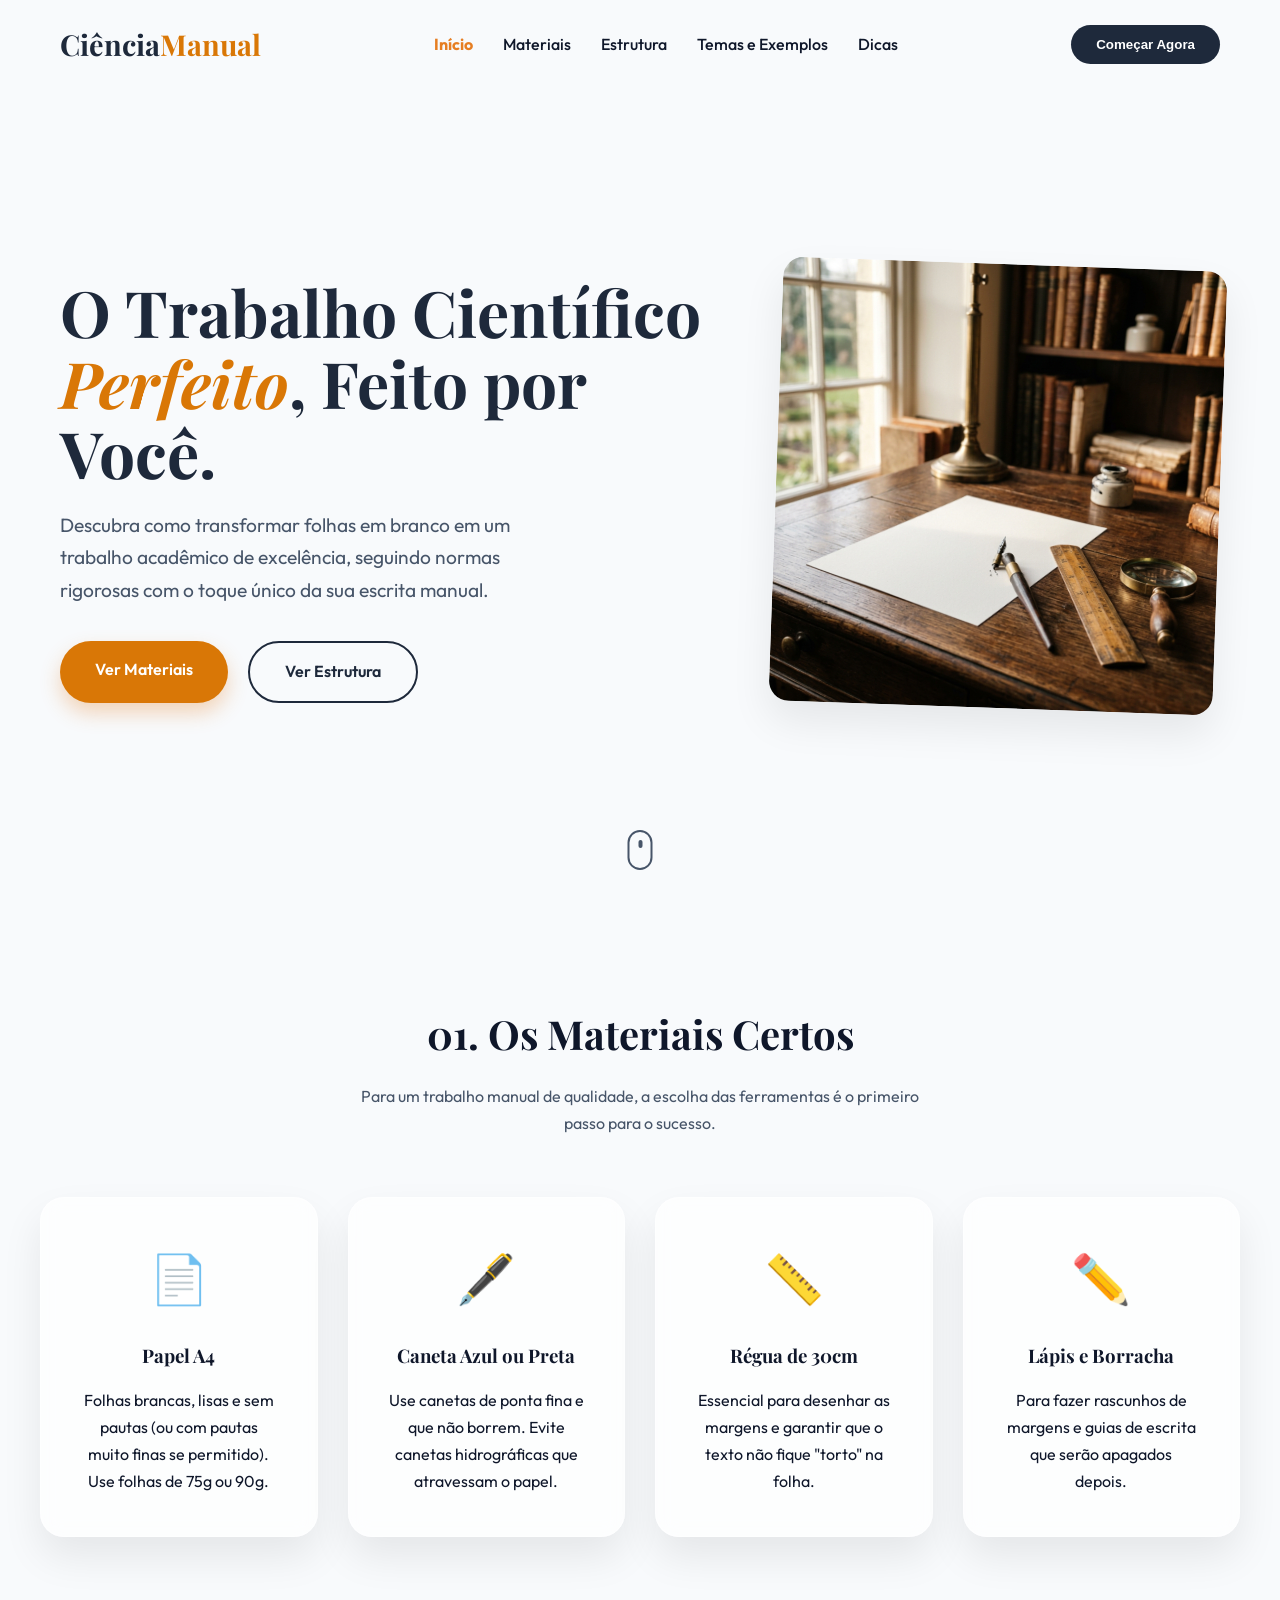
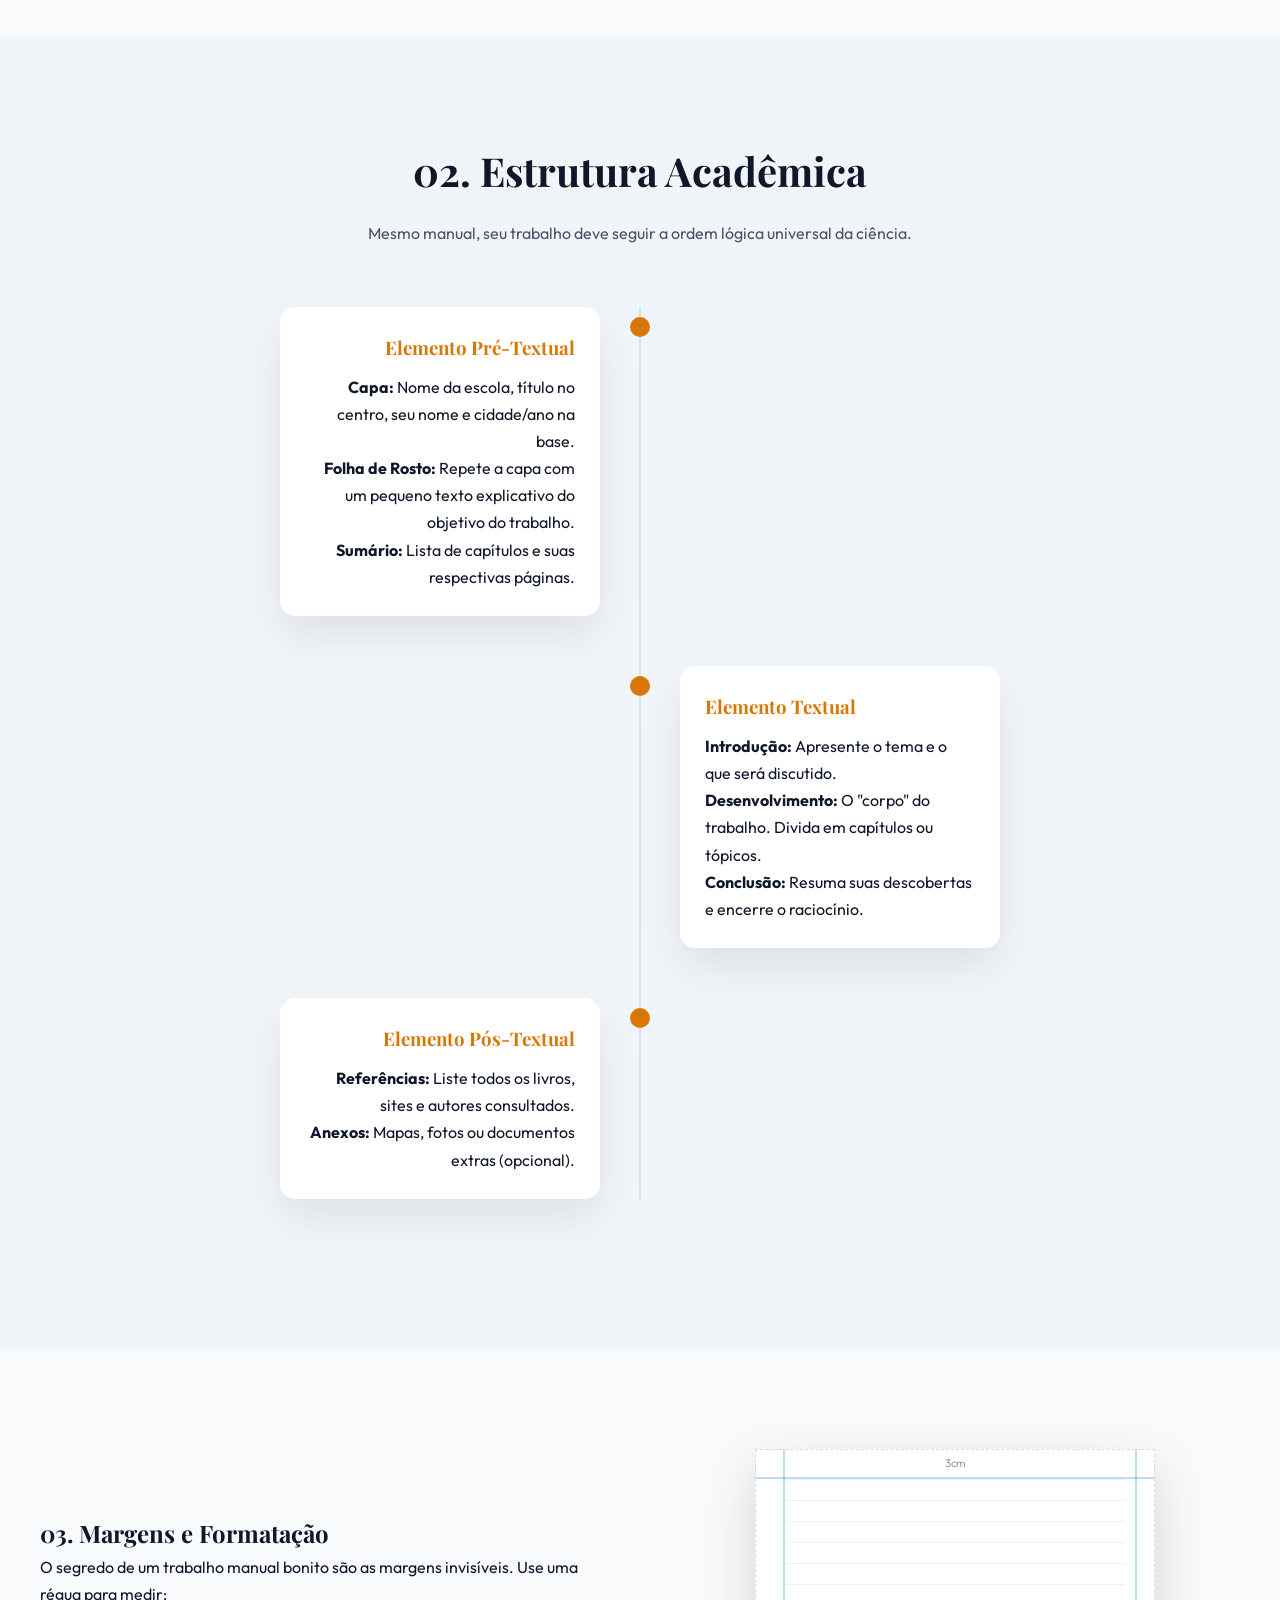
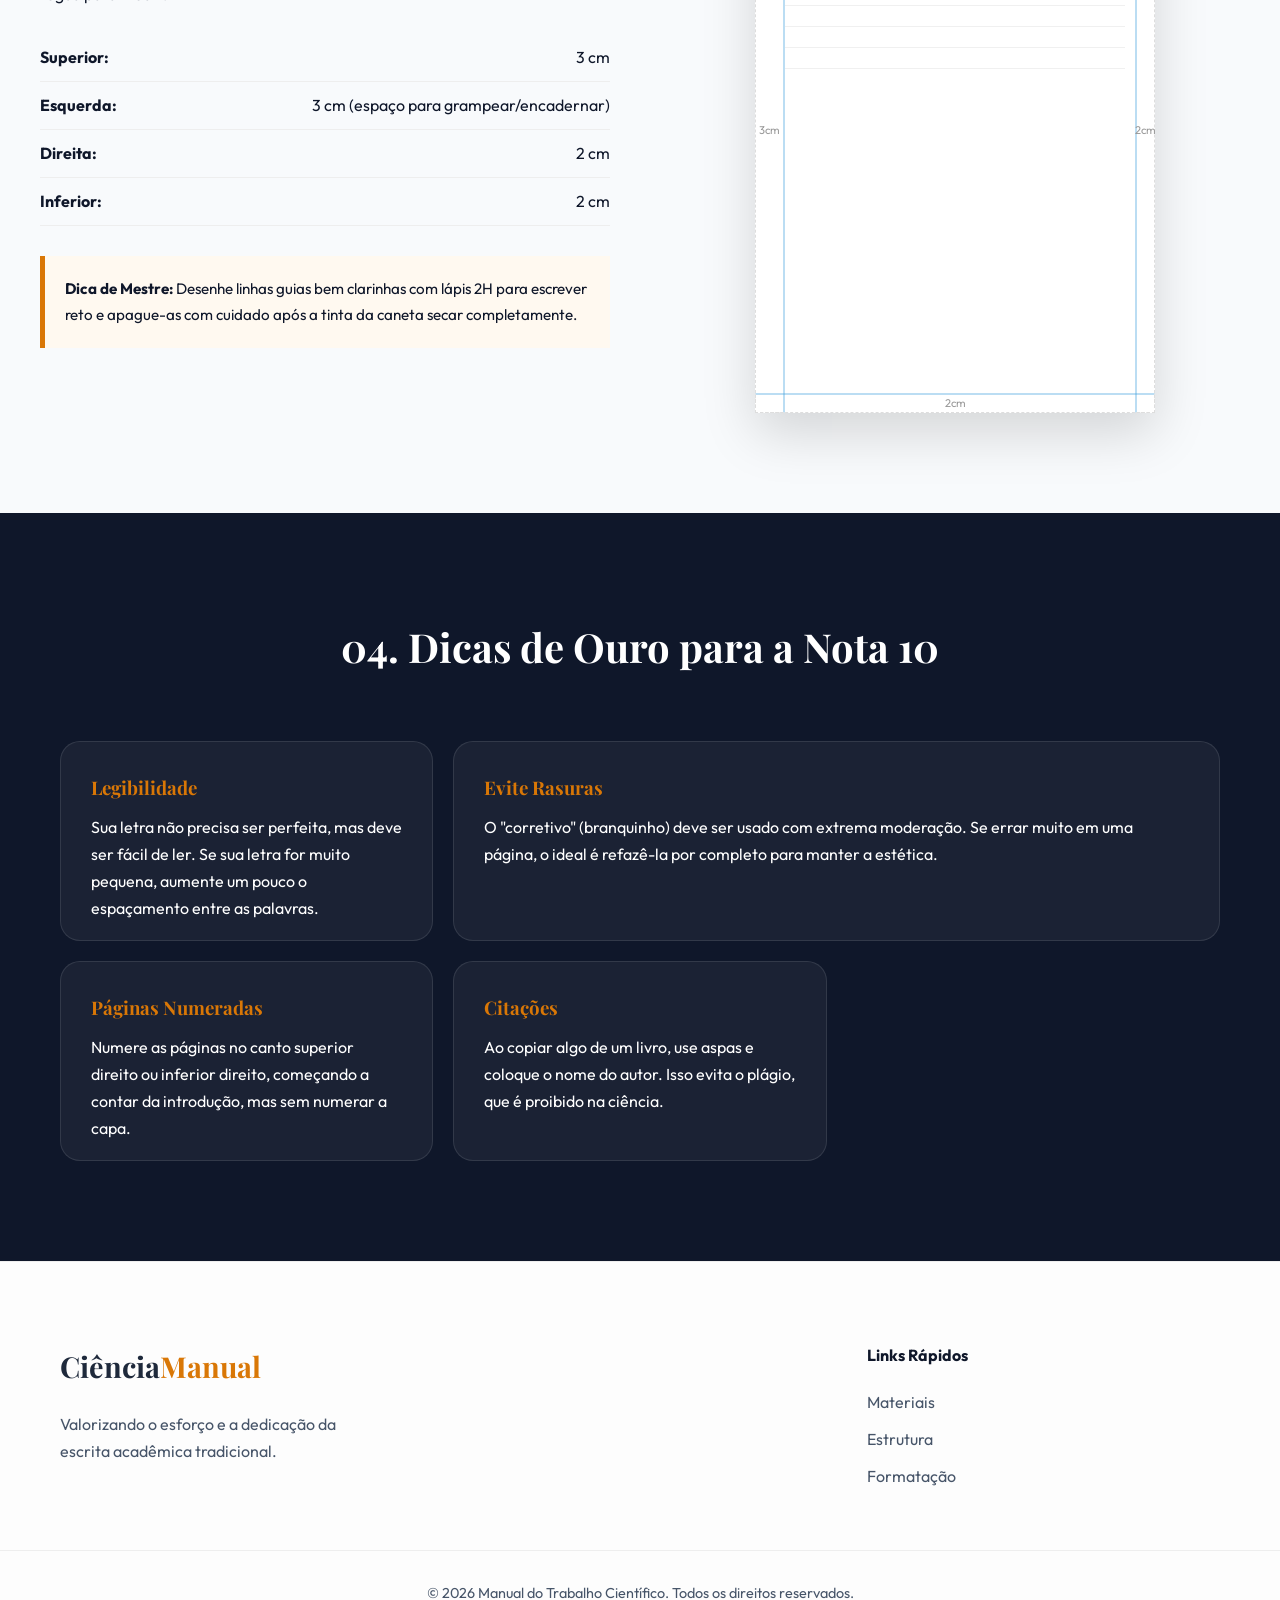
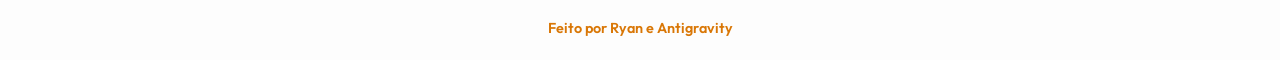
<file: index.html>
<!DOCTYPE html>
<html lang="pt-br">
<head>
    <meta charset="UTF-8">
    <meta name="viewport" content="width=device-width, initial-scale=1.0">
    <title>Manual do Trabalho Científico à Mão | O Guia Completo</title>
    <meta name="description" content="Aprenda a criar um trabalho científico impecável feito totalmente à mão. Do planejamento às margens perfeitas e estrutura ABNT manual.">
    
    <!-- Google Fonts -->
    <link rel="preconnect" href="https://fonts.googleapis.com">
    <link rel="preconnect" href="https://fonts.gstatic.com" crossorigin>
    <link href="https://fonts.googleapis.com/css2?family=Outfit:wght@300;400;600;700&family=Playfair+Display:ital,wght@0,400;0,700;1,400&display=swap" rel="stylesheet">
    
    <link rel="stylesheet" href="style.css">
</head>
<body>
    <header id="main-header">
        <nav class="container">
            <div class="logo">Ciência<span>Manual</span></div>
            <ul class="nav-links">
                <li><a href="index.html#inicio">Início</a></li>
                <li><a href="index.html#materiais">Materiais</a></li>
                <li><a href="index.html#estrutura">Estrutura</a></li>
                <li><a href="temas.html">Temas e Exemplos</a></li>
                <li><a href="index.html#dicas">Dicas</a></li>
            </ul>
            <div class="menu-toggle" id="mobile-menu">
                <span>☰</span>
            </div>
            <button class="cta-button" id="start-guide">Começar Agora</button>
        </nav>
    </header>

    <main>
        <section id="inicio" class="hero">
            <div class="hero-content container">
                <div class="hero-text">
                    <h1>O Trabalho Científico <span>Perfeito</span>, Feito por Você.</h1>
                    <p>Descubra como transformar folhas em branco em um trabalho acadêmico de excelência, seguindo normas rigorosas com o toque único da sua escrita manual.</p>
                    <div class="hero-actions">
                        <a href="#materiais" class="btn btn-primary">Ver Materiais</a>
                        <a href="#estrutura" class="btn btn-secondary">Ver Estrutura</a>
                    </div>
                </div>
                <div class="hero-image">
                    <img src="assets/hero.png" alt="Mesa de estudo com papel e caneta" id="hero-img">
                </div>
            </div>
            <div class="scroll-indicator">
                <div class="mouse"></div>
            </div>
        </section>

        <section id="materiais" class="container section">
            <div class="section-header">
                <h2>01. Os Materiais Certos</h2>
                <p>Para um trabalho manual de qualidade, a escolha das ferramentas é o primeiro passo para o sucesso.</p>
            </div>
            <div class="materials-grid">
                <div class="material-card">
                    <div class="icon">📄</div>
                    <h3>Papel A4</h3>
                    <p>Folhas brancas, lisas e sem pautas (ou com pautas muito finas se permitido). Use folhas de 75g ou 90g.</p>
                </div>
                <div class="material-card">
                    <div class="icon">🖋️</div>
                    <h3>Caneta Azul ou Preta</h3>
                    <p>Use canetas de ponta fina e que não borrem. Evite canetas hidrográficas que atravessam o papel.</p>
                </div>
                <div class="material-card">
                    <div class="icon">📏</div>
                    <h3>Régua de 30cm</h3>
                    <p>Essencial para desenhar as margens e garantir que o texto não fique "torto" na folha.</p>
                </div>
                <div class="material-card">
                    <div class="icon">✏️</div>
                    <h3>Lápis e Borracha</h3>
                    <p>Para fazer rascunhos de margens e guias de escrita que serão apagados depois.</p>
                </div>
            </div>
        </section>

        <section id="estrutura" class="section bg-light">
            <div class="container">
                <div class="section-header">
                    <h2>02. Estrutura Acadêmica</h2>
                    <p>Mesmo manual, seu trabalho deve seguir a ordem lógica universal da ciência.</p>
                </div>
                <div class="structure-timeline">
                    <div class="timeline-item">
                        <div class="timeline-content">
                            <h3>Elemento Pré-Textual</h3>
                            <p><strong>Capa:</strong> Nome da escola, título no centro, seu nome e cidade/ano na base.</p>
                            <p><strong>Folha de Rosto:</strong> Repete a capa com um pequeno texto explicativo do objetivo do trabalho.</p>
                            <p><strong>Sumário:</strong> Lista de capítulos e suas respectivas páginas.</p>
                        </div>
                    </div>
                    <div class="timeline-item">
                        <div class="timeline-content">
                            <h3>Elemento Textual</h3>
                            <p><strong>Introdução:</strong> Apresente o tema e o que será discutido.</p>
                            <p><strong>Desenvolvimento:</strong> O "corpo" do trabalho. Divida em capítulos ou tópicos.</p>
                            <p><strong>Conclusão:</strong> Resuma suas descobertas e encerre o raciocínio.</p>
                        </div>
                    </div>
                    <div class="timeline-item">
                        <div class="timeline-content">
                            <h3>Elemento Pós-Textual</h3>
                            <p><strong>Referências:</strong> Liste todos os livros, sites e autores consultados.</p>
                            <p><strong>Anexos:</strong> Mapas, fotos ou documentos extras (opcional).</p>
                        </div>
                    </div>
                </div>
            </div>
        </section>

        <section id="formatacao" class="container section">
            <div class="format-layout">
                <div class="format-text">
                    <h2>03. Margens e Formatação</h2>
                    <p>O segredo de um trabalho manual bonito são as margens invisíveis. Use uma régua para medir:</p>
                    <ul class="rules-list">
                        <li><strong>Superior:</strong> 3 cm</li>
                        <li><strong>Esquerda:</strong> 3 cm (espaço para grampear/encadernar)</li>
                        <li><strong>Direita:</strong> 2 cm</li>
                        <li><strong>Inferior:</strong> 2 cm</li>
                    </ul>
                    <div class="pro-tip">
                        <strong>Dica de Mestre:</strong> Desenhe linhas guias bem clarinhas com lápis 2H para escrever reto e apague-as com cuidado após a tinta da caneta secar completamente.
                    </div>
                </div>
                <div class="format-preview">
                    <div class="paper-mockup">
                        <div class="margin-line top">3cm</div>
                        <div class="margin-line left">3cm</div>
                        <div class="margin-line right">2cm</div>
                        <div class="margin-line bottom">2cm</div>
                        <div class="writing-lines">
                            <span></span><span></span><span></span><span></span><span></span>
                            <span></span><span></span><span></span><span></span><span></span>
                        </div>
                    </div>
                </div>
            </div>
        </section>

        <section id="dicas" class="section bg-dark text-white">
            <div class="container">
                <div class="section-header">
                    <h2>04. Dicas de Ouro para a Nota 10</h2>
                </div>
                <div class="bento-grid">
                    <div class="bento-item">
                        <h3>Legibilidade</h3>
                        <p>Sua letra não precisa ser perfeita, mas deve ser fácil de ler. Se sua letra for muito pequena, aumente um pouco o espaçamento entre as palavras.</p>
                    </div>
                    <div class="bento-item wide">
                        <h3>Evite Rasuras</h3>
                        <p>O "corretivo" (branquinho) deve ser usado com extrema moderação. Se errar muito em uma página, o ideal é refazê-la por completo para manter a estética.</p>
                    </div>
                    <div class="bento-item">
                        <h3>Páginas Numeradas</h3>
                        <p>Numere as páginas no canto superior direito ou inferior direito, começando a contar da introdução, mas sem numerar a capa.</p>
                    </div>
                    <div class="bento-item">
                        <h3>Citações</h3>
                        <p>Ao copiar algo de um livro, use aspas e coloque o nome do autor. Isso evita o plágio, que é proibido na ciência.</p>
                    </div>
                </div>
            </div>
        </section>
    </main>

    <footer>
        <div class="container footer-content">
            <div class="footer-info">
                <div class="logo">Ciência<span>Manual</span></div>
                <p>Valorizando o esforço e a dedicação da escrita acadêmica tradicional.</p>
            </div>
            <div class="footer-links">
                <h4>Links Rápidos</h4>
                <ul>
                    <li><a href="#materiais">Materiais</a></li>
                    <li><a href="#estrutura">Estrutura</a></li>
                    <li><a href="#formatacao">Formatação</a></li>
                </ul>
            </div>
        </div>
        <div class="footer-bottom">
            <p>&copy; 2026 Manual do Trabalho Científico. Todos os direitos reservados.</p>
            <p style="margin-top: 10px; font-weight: 600; color: var(--secondary);">Feito por Ryan e Antigravity</p>
        </div>
    </footer>

    <script src="script.js"></script>
</body>
</html>
</file>
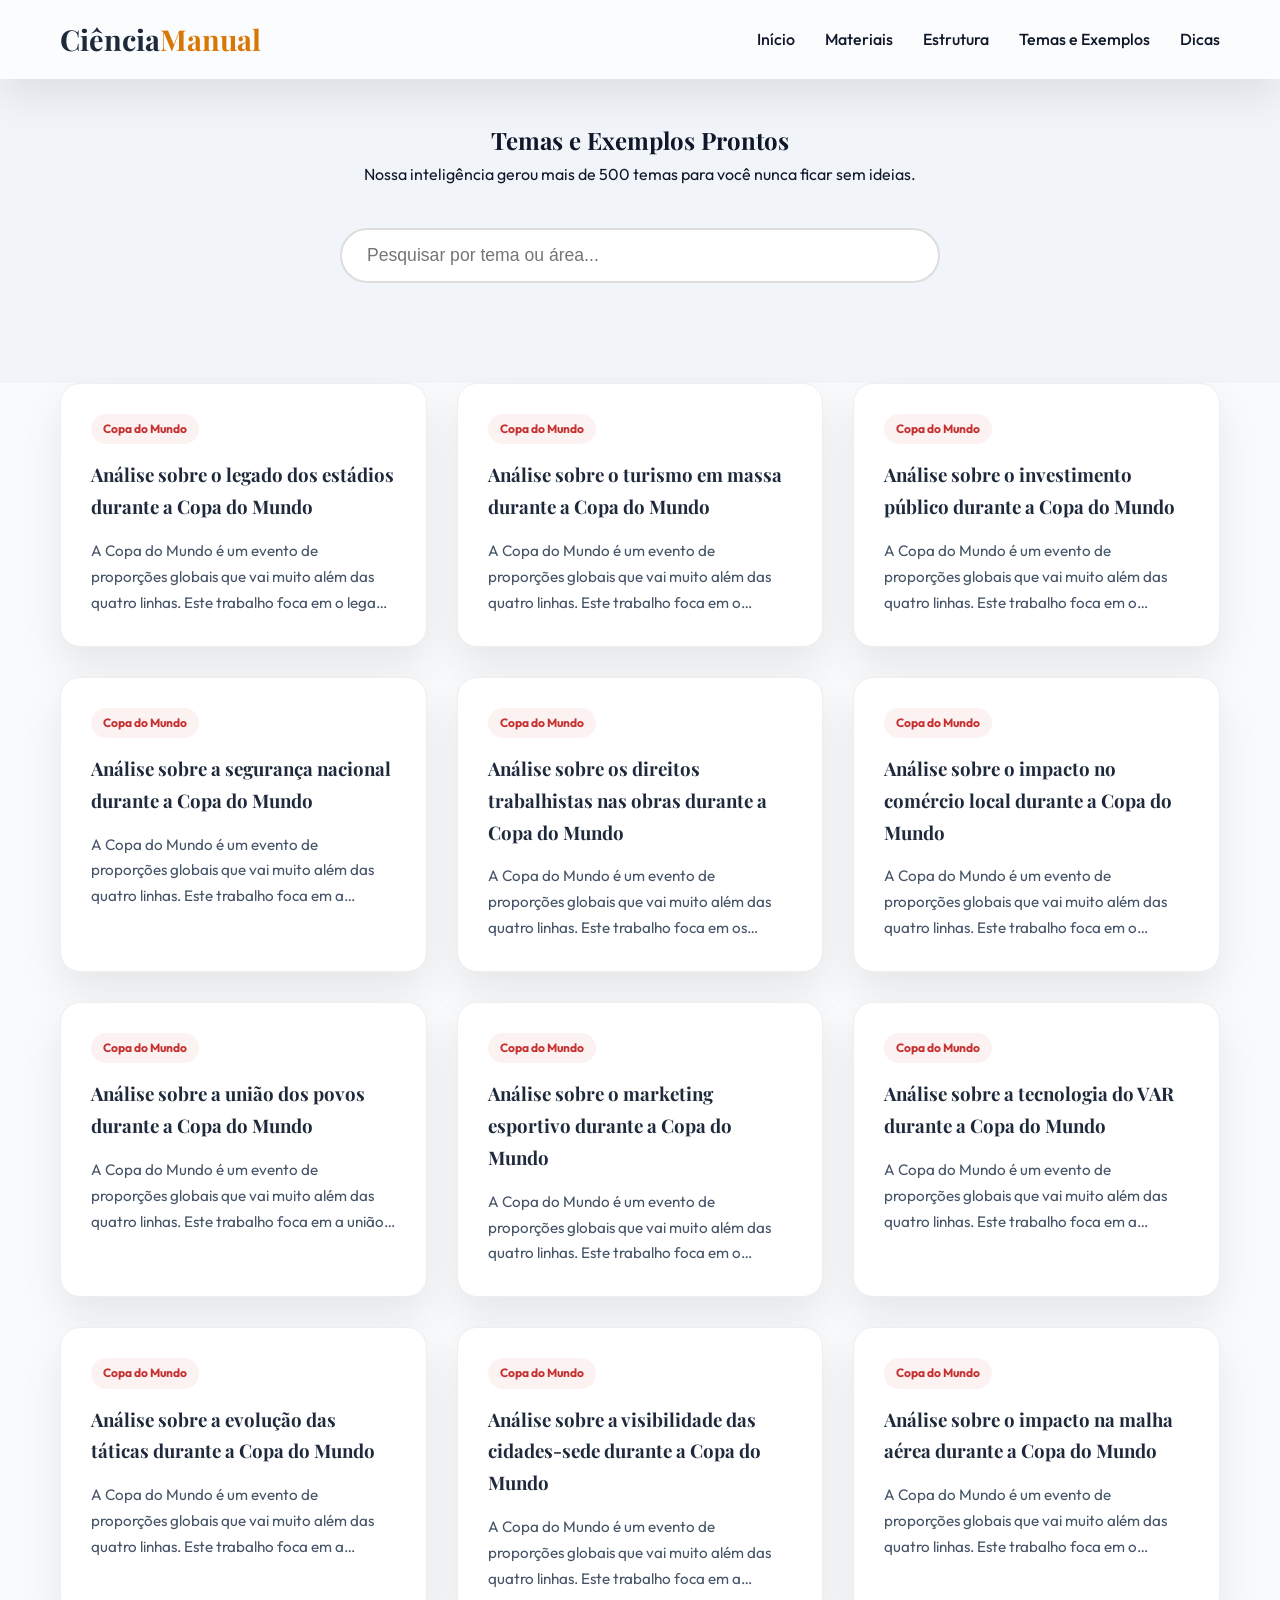
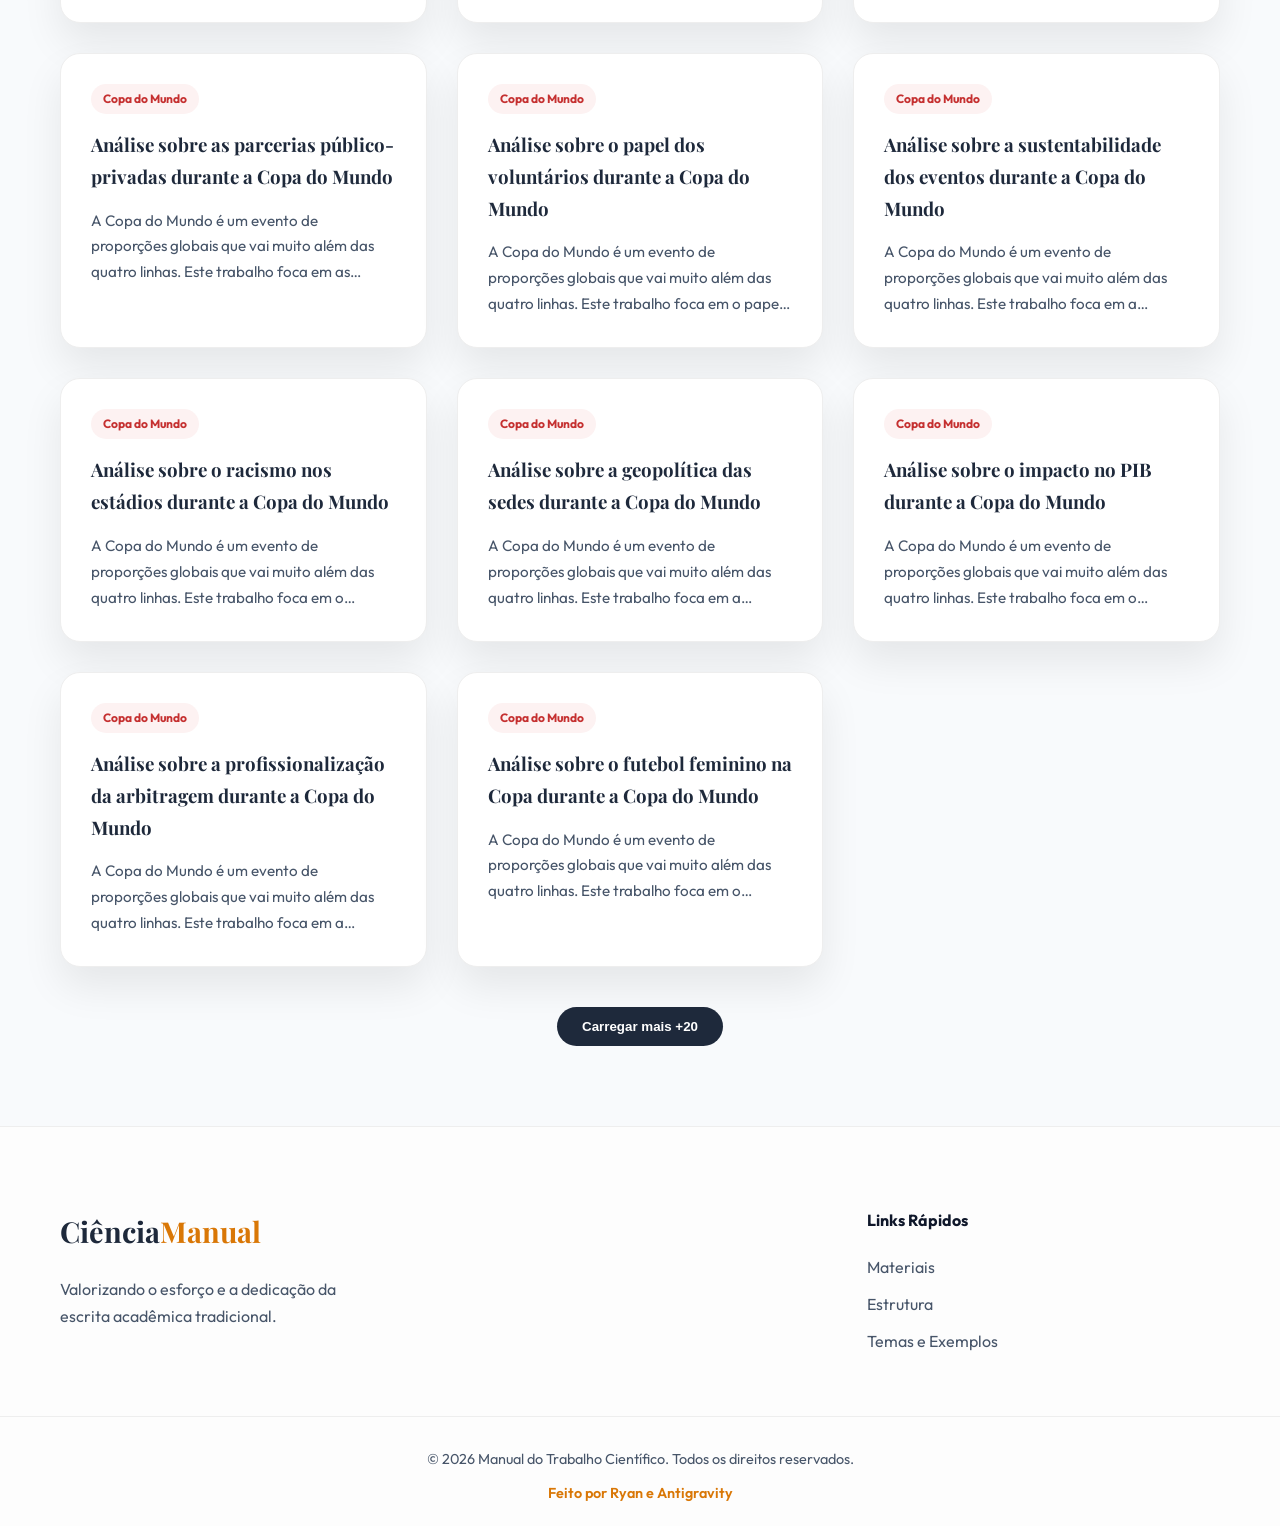
<file: temas.html>
<!DOCTYPE html>
<html lang="pt-br">
<head>
    <meta charset="UTF-8">
    <meta name="viewport" content="width=device-width, initial-scale=1.0">
    <title>Temas e Exemplos de Trabalhos Científicos | Ciência Manual</title>
    <meta name="description" content="Encontre inspiração e exemplos prontos para o seu trabalho científico manual. Mais de 500 temas com introdução, desenvolvimento e conclusão.">
    
    <link rel="preconnect" href="https://fonts.googleapis.com">
    <link rel="preconnect" href="https://fonts.gstatic.com" crossorigin>
    <link href="https://fonts.googleapis.com/css2?family=Outfit:wght@300;400;600;700&family=Playfair+Display:ital,wght@0,400;0,700;1,400&display=swap" rel="stylesheet">
    
    <link rel="stylesheet" href="style.css">
    <style>
        .temas-hero { padding: 120px 0 60px; text-align: center; background: var(--bg-light); }
        .search-container { max-width: 600px; margin: 40px auto; position: relative; }
        .search-input { width: 100%; padding: 15px 25px; border-radius: 50px; border: 2px solid #ddd; font-size: 1.1rem; outline: none; transition: var(--transition); }
        .search-input:focus { border-color: var(--secondary); box-shadow: var(--shadow); }
        .temas-grid { display: grid; grid-template-columns: repeat(auto-fill, minmax(350px, 1fr)); gap: 30px; margin-bottom: 40px; }
        .tema-card { background: white; padding: 30px; border-radius: 20px; box-shadow: var(--shadow); border: 1px solid #eee; cursor: pointer; transition: var(--transition); }
        .tema-card:hover { transform: translateY(-5px); border-color: var(--secondary); }
        .tema-card h3 { margin-bottom: 15px; color: var(--primary); }
        .tema-card p { font-size: 0.95rem; color: var(--text-light); display: -webkit-box; -webkit-line-clamp: 3; -webkit-box-orient: vertical; overflow: hidden; }
        .tema-badge { display: inline-block; padding: 5px 12px; background: #fdf2f2; color: #c53030; border-radius: 50px; font-size: 0.75rem; font-weight: 700; margin-bottom: 15px; }
        
        #tema-modal { display: none; position: fixed; top: 0; left: 0; width: 100%; height: 100%; background: rgba(0,0,0,0.8); backdrop-filter: blur(5px); z-index: 2000; padding: 40px 20px; overflow-y: auto; }
        .modal-content { background: white; max-width: 900px; margin: 0 auto; padding: 50px; border-radius: 30px; position: relative; background-image: url("https://www.transparenttextures.com/patterns/paper-fibers.png"); }
        .close-modal { position: absolute; top: 20px; right: 30px; font-size: 2rem; cursor: pointer; color: var(--text-light); }
        .modal-body section { margin-bottom: 40px; }
        .modal-body h4 { color: var(--secondary); font-size: 1.2rem; margin-bottom: 15px; border-bottom: 2px solid #eee; padding-bottom: 5px; }
        .modal-body pre { white-space: pre-wrap; font-family: inherit; line-height: 1.8; color: var(--text); }
        .references-list { background: #f9f9f9; padding: 20px; border-radius: 10px; font-size: 0.9rem; }
        .load-more-container { text-align: center; margin: 40px 0 80px; }

        @media print {
            .no-print { display: none !important; }
            body * { visibility: hidden; }
            #tema-modal, #tema-modal * { visibility: visible; }
            #tema-modal { position: absolute; left: 0; top: 0; width: 100%; height: auto; background: white; padding: 0; display: block !important; }
            .modal-content { box-shadow: none; border: none; padding: 0; width: 100%; max-width: none; background-image: none !important; }
            .close-modal { display: none !important; }
            .modal-body h2 { font-size: 24pt; margin-bottom: 20pt; text-align: center; }
            .modal-body h4 { font-size: 16pt; margin-top: 20pt; }
            .modal-body pre { font-size: 12pt; line-height: 1.5; color: black; }
        }
    </style>
</head>
<body>
    <header id="main-header" class="scrolled no-print">
        <nav class="container">
            <a href="index.html" class="logo">Ciência<span>Manual</span></a>
            <ul class="nav-links">
                <li><a href="index.html#inicio">Início</a></li>
                <li><a href="index.html#materiais">Materiais</a></li>
                <li><a href="index.html#estrutura">Estrutura</a></li>
                <li><a href="temas.html" class="active">Temas e Exemplos</a></li>
                <li><a href="index.html#dicas">Dicas</a></li>
            </ul>
            <div class="menu-toggle" id="mobile-menu">
                <span>☰</span>
            </div>
        </nav>
    </header>

    <main class="no-print">
        <section class="temas-hero">
            <div class="container">
                <h1>Temas e Exemplos Prontos</h1>
                <p>Nossa inteligência gerou mais de 500 temas para você nunca ficar sem ideias.</p>
                <div class="search-container">
                    <input type="text" class="search-input" placeholder="Pesquisar por tema ou área..." id="tema-search">
                </div>
            </div>
        </section>

        <section class="container">
            <div class="temas-grid" id="temas-list"></div>
            <div class="load-more-container" id="load-more-container">
                <button class="cta-button" id="load-more">Carregar mais +20</button>
            </div>
        </section>
    </main>

    <div id="tema-modal">
        <div class="modal-content">
            <span class="close-modal no-print">&times;</span>
            <div class="modal-body" id="modal-body"></div>
        </div>
    </div>

    <footer class="no-print">
        <div class="container footer-content">
            <div class="footer-info">
                <div class="logo">Ciência<span>Manual</span></div>
                <p>Valorizando o esforço e a dedicação da escrita acadêmica tradicional.</p>
            </div>
            <div class="footer-links">
                <h4>Links Rápidos</h4>
                <ul>
                    <li><a href="index.html#materiais">Materiais</a></li>
                    <li><a href="index.html#estrutura">Estrutura</a></li>
                    <li><a href="temas.html">Temas e Exemplos</a></li>
                </ul>
            </div>
        </div>
        <div class="footer-bottom">
            <p>&copy; 2026 Manual do Trabalho Científico. Todos os direitos reservados.</p>
            <p style="margin-top: 10px; font-weight: 600; color: var(--secondary);">Feito por Ryan e Antigravity</p>
        </div>
    </footer>

    <script>
        const temas = [];
        
        // 1. Theme Generator
        const subjects = ["Educação", "Saúde", "Tecnologia", "Meio Ambiente", "Direito", "Economia", "Sociedade", "Cultura", "Esporte", "Ciência", "História", "Geografia", "Psicologia", "Filosofia", "Arte", "Astronomia", "Medicina", "Engenharia", "Sociologia", "Antropologia", "Literatura", "Música", "Gastronomia", "Moda", "Turismo", "Política", "Religião", "Arquitetura", "Design", "Biologia"];
        const topics = [
            "o uso de celulares", "as redes sociais", "a inteligência artificial", "o aquecimento global", "a leitura", "o exercício físico", "a alimentação saudável", "a energia solar", "o trabalho remoto", "a inclusão digital", "a preservação das florestas", "o lixo eletrônico", "a música clássica", "o cinema nacional", "o turismo sustentável", "a moda circular", "a saúde mental", "a ética na ciência", "a exploração espacial", "os carros elétricos", "a educação financeira", "o bullying nas escolas", "as fake news", "a diversidade cultural", "o esporte amador", "a robótica", "a biotecnologia", "o saneamento básico", "a arquitetura urbana", "a mobilidade nas cidades", "o voluntariado", "a arte urbana", "a literatura clássica", "os direitos humanos", "a economia criativa", "o comércio justo", "a inteligência emocional", "o mindfulness", "a yoga", "a meditação", "o vegetarianismo", "o veganismo", "a reciclagem de papel", "o reúso de água", "as hortas comunitárias", "a energia eólica", "o empreendedorismo jovem", "a liderança feminina", "a proteção animal", "o estudo de idiomas", "o uso de drones", "a realidade virtual", "a impressão 3D", "o blockchain", "a criptografia", "o Big Data", "a internet das coisas", "o 5G", "a nanotecnologia", "a neurociência", "o genoma humano", "a clonagem", "os transgênicos", "os agrotóxicos", "a energia nuclear", "o petróleo", "o hidrogênio verde", "a mobilidade elétrica", "o lixo oceânico", "a poluição sonora", "a poluição luminosa", "o estresse urbano", "a ansiedade social", "o isolamento", "a depressão", "a felicidade", "a resiliência", "o altruísmo", "a empatia", "a criatividade", "a inovação", "o pensamento crítico", "a filosofia estoica", "o existencialismo", "o niilismo", "o feminismo", "o antirracismo", "o capacitismo", "a acessibilidade", "o design inclusivo"
        ];
        const structures = [
            "O impacto de {topic} na {subject}", "A evolução de {topic} no contexto da {subject}", "O papel de {topic} para a {subject} moderna", "Consequências de {topic} na {subject} atual", "Desafios de {topic} na área da {subject}", "A importância de {topic} para o desenvolvimento da {subject}", "Análise crítica sobre {topic} e {subject}", "Perspectivas futuras de {topic} em relação a {subject}", "A relação entre {topic} e o progresso da {subject}", "Como {topic} transformou os paradigmas da {subject}"
        ];

        // 2. Specific World Cup Themes (50)
        const worldCupTopics = [
            "o legado dos estádios", "o turismo em massa", "o investimento público", "a segurança nacional", "os direitos trabalhistas nas obras", "o impacto no comércio local", "a união dos povos", "o marketing esportivo", "a tecnologia do VAR", "a evolução das táticas", "a visibilidade das cidades-sede", "o impacto na malha aérea", "as parcerias público-privadas", "o papel dos voluntários", "a sustentabilidade dos eventos", "o racismo nos estádios", "a geopolítica das sedes", "o impacto no PIB", "a profissionalização da arbitragem", "o futebol feminino na Copa", "a cultura dos torcedores", "o consumo de cerveja e bebidas", "a infraestrutura de transporte", "o desenvolvimento tecnológico", "a diplomacia esportiva", "o orgulho nacional", "os protestos sociais", "a corrupção na FIFA", "o impacto ambiental", "a gestão de resíduos", "o treinamento das seleções", "a medicina esportiva", "o papel da imprensa", "as redes sociais e a Copa", "os aplicativos de apostas", "o licenciamento de produtos", "a arquitetura dos estádios", "a energia renovável nos jogos", "o intercâmbio cultural", "a gastronomia típica", "o aumento da criminalidade", "a proteção a turistas", "o legado social", "a educação pelo esporte", "o incentivo a jovens atletas", "o impacto psicológico das derrotas", "a celebração das vitórias", "o uso de big data no futebol", "os direitos de transmissão", "o futuro das Copas"
        ];

        // Generate 50 World Cup themes
        worldCupTopics.forEach((topic, idx) => {
            temas.push({
                id: `wc-${idx}`,
                categoria: "Copa do Mundo",
                titulo: `Análise sobre ${topic} durante a Copa do Mundo`,
                intro: `A Copa do Mundo é um evento de proporções globais que vai muito além das quatro linhas. Este trabalho foca em ${topic}, um aspecto crucial para entender como o torneio afeta a vida das pessoas e a organização das cidades.`,
                dev: `O desenvolvimento sobre ${topic} revela dados interessantes sobre planejamento e execução. Analisamos casos de sedes anteriores, os sucessos alcançados e os erros que não devem ser repetidos. Para um trabalho manual, recomenda-se citar exemplos específicos de anos como 2014, 2018 ou 2022.`,
                concl: `Em conclusão, ${topic} é uma peça fundamental no quebra-cabeça que compõe o legado de uma Copa do Mundo. Sem uma atenção dedicada a este ponto, o evento corre o risco de ser apenas um gasto sem retorno duradouro.`,
                refs: ["FIFA Official Reports", "Estudos de Impacto Econômico", "Jornalismo Esportivo Internacional"]
            });
        });

        // 3. Generate 2000 General Themes
        for (let i = 0; i < 2000; i++) {
            const s = subjects[i % subjects.length];
            const t = topics[Math.floor(Math.random() * topics.length)];
            const struct = structures[Math.floor(Math.random() * structures.length)];
            const titulo = struct.replace("{topic}", t).replace("{subject}", s.toLowerCase());
            
            temas.push({
                id: i + 1,
                categoria: s,
                titulo: titulo.charAt(0).toUpperCase() + titulo.slice(1),
                intro: `Este trabalho analisa ${titulo}. A introdução aborda a relevância histórica e atual deste tema, destacando como ele influencia a vida cotidiana e o campo da ${s.toLowerCase()}. É fundamental compreender que este assunto não é isolado, mas sim parte de um ecossistema complexo de relações sociais e técnicas.`,
                dev: `No desenvolvimento de ${titulo}, exploramos os principais dados e teorias que sustentam a discussão. Abordamos os avanços recentes na área, os principais obstáculos enfrentados e as diferentes perspectivas de especialistas. No caso da escrita manual, é recomendado o uso de tópicos e esquemas para facilitar a organização do pensamento e a estética da página.`,
                concl: `Conclui-se que ${titulo} representa um marco importante para a ${s.toLowerCase()}. Os benefícios superam os desafios, desde que haja planejamento e ética na aplicação dos conceitos. O futuro deste tema depende da nossa capacidade de adaptação e inovação constante.`,
                refs: [`Referência Acadêmica sobre ${t}`, `Tratado de ${s}`, `Estudos Contemporâneos de ${t}`]
            });
        }

        // 2. UI Logic
        const grid = document.getElementById('temas-list');
        const search = document.getElementById('tema-search');
        const modal = document.getElementById('tema-modal');
        const modalBody = document.getElementById('modal-body');
        const closeModal = document.querySelector('.close-modal');
        const loadMoreBtn = document.getElementById('load-more');
        
        let itemsShown = 20;
        let currentFilter = "";

        function renderTemas(filter = "", append = false) {
            if (!append) {
                grid.innerHTML = "";
                itemsShown = 20;
            }
            
            const filtered = temas.filter(t => 
                t.titulo.toLowerCase().includes(filter.toLowerCase()) || 
                t.categoria.toLowerCase().includes(filter.toLowerCase())
            );

            const start = append ? itemsShown : 0;
            const end = append ? itemsShown + 20 : 20;
            const toShow = filtered.slice(start, end);

            toShow.forEach(t => {
                const card = document.createElement('div');
                card.className = "tema-card";
                card.innerHTML = `<span class="tema-badge">${t.categoria}</span><h3>${t.titulo}</h3><p>${t.intro}</p>`;
                card.onclick = () => openTema(t);
                grid.appendChild(card);
            });

            if (append) itemsShown += 20;

            document.getElementById('load-more-container').style.display = (itemsShown >= filtered.length) ? "none" : "block";
        }

        function openTema(t) {
            modalBody.innerHTML = `
                <span class="tema-badge no-print">${t.categoria}</span>
                <h2>${t.titulo}</h2>
                <section><h4>Introdução</h4><pre>${t.intro}</pre></section>
                <section><h4>Desenvolvimento</h4><pre>${t.dev}</pre></section>
                <section><h4>Conclusão</h4><pre>${t.concl}</pre></section>
                <section><h4>Referências Bibliográficas</h4><div class="references-list">${t.refs.map(r => `<p>• ${r}</p>`).join('')}</div></section>
                <div style="margin-top: 40px; text-align: center;" class="no-print">
                    <button class="cta-button" onclick="window.print()">Imprimir como Guia</button>
                </div>
            `;
            modal.style.display = "block";
            document.body.style.overflow = "hidden";
        }

        loadMoreBtn.onclick = () => renderTemas(currentFilter, true);
        closeModal.onclick = () => { modal.style.display = "none"; document.body.style.overflow = "auto"; };
        window.onclick = (e) => { if (e.target == modal) { modal.style.display = "none"; document.body.style.overflow = "auto"; } };
        search.oninput = (e) => { currentFilter = e.target.value; renderTemas(currentFilter); };

        renderTemas();
    </script>
</body>
</html>
</file>
<file: style.css>
:root {
    --primary: #1e293b;
    --secondary: #d97706;
    --accent: #2563eb;
    --text: #0f172a;
    --text-light: #475569;
    --bg: #f8fafc;
    --paper: #ffffff;
    --bg-light: #f1f5f9;
    --bg-dark: #0f172a;
    --glass: rgba(255, 255, 255, 0.7);
    --shadow: 0 20px 40px rgba(0, 0, 0, 0.08);
    --transition: all 0.4s cubic-bezier(0.23, 1, 0.32, 1);
    --container-width: 1200px;
}

* {
    margin: 0;
    padding: 0;
    box-sizing: border-box;
    scroll-behavior: smooth;
}

body {
    font-family: 'Outfit', sans-serif;
    color: var(--text);
    line-height: 1.7;
    background-color: var(--bg);
    background-image: url("https://www.transparenttextures.com/patterns/paper-fibers.png");
    overflow-x: hidden;
}

h1, h2, h3, .logo {
    font-family: 'Playfair Display', serif;
}

.container {
    max-width: var(--container-width);
    margin: 0 auto;
    padding: 0 20px;
}

.section {
    padding: 100px 0;
}

.bg-light { background-color: var(--bg-light); }
.bg-dark { background-color: var(--bg-dark); }
.text-white { color: white; }

/* Header & Nav */
header {
    position: fixed;
    top: 0;
    left: 0;
    width: 100%;
    z-index: 1000;
    padding: 20px 0;
    transition: var(--transition);
}

header.scrolled {
    background: var(--glass);
    backdrop-filter: blur(10px);
    padding: 15px 0;
    box-shadow: var(--shadow);
}

nav {
    display: flex;
    justify-content: space-between;
    align-items: center;
}

.logo {
    font-size: 1.8rem;
    font-weight: 700;
    color: var(--primary);
    text-decoration: none;
}

.logo span {
    color: var(--secondary);
}

.nav-links {
    display: flex;
    list-style: none;
    gap: 30px;
}

.nav-links a {
    text-decoration: none;
    color: var(--text);
    font-weight: 500;
    transition: var(--transition);
}

.nav-links a:hover {
    color: var(--secondary);
}

.cta-button {
    background: var(--primary);
    color: white;
    border: none;
    padding: 12px 25px;
    border-radius: 50px;
    font-weight: 600;
    cursor: pointer;
    transition: var(--transition);
}

.cta-button:hover {
    background: var(--secondary);
    transform: translateY(-2px);
}

/* Hero Section */
.hero {
    height: 100vh;
    display: flex;
    align-items: center;
    position: relative;
    overflow: hidden;
    padding-top: 80px;
}

.hero-content {
    display: grid;
    grid-template-columns: 1.2fr 0.8fr;
    align-items: center;
    gap: 50px;
}

.hero-text h1 {
    font-size: 4rem;
    line-height: 1.1;
    margin-bottom: 20px;
    color: var(--primary);
}

.hero-text h1 span {
    color: var(--secondary);
    font-style: italic;
}

.hero-text p {
    font-size: 1.2rem;
    color: var(--text-light);
    margin-bottom: 35px;
    max-width: 500px;
}

.hero-actions {
    display: flex;
    gap: 20px;
}

.btn {
    padding: 15px 35px;
    border-radius: 50px;
    text-decoration: none;
    font-weight: 600;
    transition: var(--transition);
    display: inline-block;
}

.btn-primary {
    background: var(--secondary);
    color: white;
    box-shadow: 0 10px 20px rgba(230, 126, 34, 0.3);
}

.btn-primary:hover {
    transform: translateY(-3px);
    box-shadow: 0 15px 25px rgba(230, 126, 34, 0.4);
}

.btn-secondary {
    background: transparent;
    border: 2px solid var(--primary);
    color: var(--primary);
}

.btn-secondary:hover {
    background: var(--primary);
    color: white;
}

.hero-image img {
    width: 100%;
    border-radius: 20px;
    box-shadow: var(--shadow);
    transform: rotate(2deg);
    transition: var(--transition);
}

.hero-image:hover img {
    transform: rotate(0deg) scale(1.02);
}

/* Scroll Indicator */
.scroll-indicator {
    position: absolute;
    bottom: 30px;
    left: 50%;
    transform: translateX(-50%);
}

.mouse {
    width: 25px;
    height: 40px;
    border: 2px solid var(--text-light);
    border-radius: 20px;
    position: relative;
}

.mouse::before {
    content: '';
    width: 4px;
    height: 8px;
    background: var(--text-light);
    position: absolute;
    top: 8px;
    left: 50%;
    transform: translateX(-50%);
    border-radius: 2px;
    animation: scroll 2s infinite;
}

@keyframes scroll {
    0% { transform: translate(-50%, 0); opacity: 0; }
    50% { opacity: 1; }
    100% { transform: translate(-50%, 15px); opacity: 0; }
}

/* Sections */
.section-header {
    text-align: center;
    margin-bottom: 60px;
}

.section-header h2 {
    font-size: 2.5rem;
    margin-bottom: 15px;
}

.section-header p {
    color: var(--text-light);
    max-width: 600px;
    margin: 0 auto;
}

/* Materials Grid */
.materials-grid {
    display: grid;
    grid-template-columns: repeat(auto-fit, minmax(250px, 1fr));
    gap: 30px;
}

.material-card {
    background: var(--glass);
    backdrop-filter: blur(10px);
    padding: 40px;
    border-radius: 24px;
    box-shadow: var(--shadow);
    border: 1px solid rgba(255, 255, 255, 0.5);
    transition: var(--transition);
    text-align: center;
}

.material-card:hover {
    transform: translateY(-12px) scale(1.02);
    background: white;
    border-color: var(--secondary);
}

.material-card .icon {
    font-size: 3rem;
    margin-bottom: 20px;
}

.material-card h3 {
    margin-bottom: 15px;
}

/* Timeline Structure */
.structure-timeline {
    position: relative;
    max-width: 800px;
    margin: 0 auto;
}

.structure-timeline::before {
    content: '';
    position: absolute;
    left: 50%;
    top: 0;
    height: 100%;
    width: 2px;
    background: #e0e0e0;
    transform: translateX(-50%);
}

.timeline-item {
    margin-bottom: 50px;
    position: relative;
    width: 50%;
    padding: 0 40px;
}

.timeline-item:nth-child(odd) { left: 0; text-align: right; }
.timeline-item:nth-child(even) { left: 50%; text-align: left; }

.timeline-item::after {
    content: '';
    position: absolute;
    width: 20px;
    height: 20px;
    background: var(--secondary);
    border-radius: 50%;
    top: 10px;
    z-index: 1;
}

.timeline-item:nth-child(odd)::after { right: -10px; }
.timeline-item:nth-child(even)::after { left: -10px; }

.timeline-content {
    background: white;
    padding: 25px;
    border-radius: 15px;
    box-shadow: var(--shadow);
}

.timeline-content h3 {
    color: var(--secondary);
    margin-bottom: 10px;
}

/* Format Preview */
.format-layout {
    display: grid;
    grid-template-columns: 1fr 1fr;
    gap: 60px;
    align-items: center;
}

.rules-list {
    list-style: none;
    margin: 25px 0;
}

.rules-list li {
    padding: 10px 0;
    border-bottom: 1px solid #eee;
    display: flex;
    justify-content: space-between;
}

.pro-tip {
    background: #fff9f0;
    border-left: 5px solid var(--secondary);
    padding: 20px;
    margin-top: 30px;
    font-size: 0.95rem;
}

.paper-mockup {
    background: white;
    width: 100%;
    max-width: 400px;
    margin: 0 auto;
    aspect-ratio: 1 / 1.41;
    box-shadow: 0 20px 50px rgba(0,0,0,0.15);
    position: relative;
    padding: 30px;
}

.margin-line {
    position: absolute;
    border: 1px dashed #ddd;
    color: #999;
    font-size: 0.7rem;
    display: flex;
    align-items: center;
    justify-content: center;
}

.margin-line.top { top: 0; left: 0; width: 100%; height: 30px; border-bottom: 2px solid #3498db55; }
.margin-line.left { top: 0; left: 0; width: 30px; height: 100%; border-right: 2px solid #3498db55; }
.margin-line.right { top: 0; right: 0; width: 20px; height: 100%; border-left: 2px solid #3498db55; }
.margin-line.bottom { bottom: 0; left: 0; width: 100%; height: 20px; border-top: 2px solid #3498db55; }

.writing-lines span {
    display: block;
    height: 1px;
    background: #f0f0f0;
    margin-bottom: 20px;
    width: 100%;
}

/* Bento Grid */
.bento-grid {
    display: grid;
    grid-template-columns: repeat(3, 1fr);
    grid-auto-rows: 200px;
    gap: 20px;
}

.bento-item {
    background: rgba(255, 255, 255, 0.05);
    border: 1px solid rgba(255, 255, 255, 0.1);
    padding: 30px;
    border-radius: 20px;
    transition: var(--transition);
}

.bento-item:hover {
    background: rgba(255, 255, 255, 0.1);
    transform: scale(1.02);
}

.bento-item.wide { grid-column: span 2; }

.bento-item h3 {
    margin-bottom: 10px;
    color: var(--secondary);
}

/* Footer */
footer {
    padding: 80px 0 20px;
    background: #fdfdfd;
    border-top: 1px solid #eee;
}

.footer-content {
    display: grid;
    grid-template-columns: 2fr 1fr;
    gap: 100px;
    margin-bottom: 50px;
}

.footer-info p {
    margin-top: 20px;
    color: var(--text-light);
    max-width: 300px;
}

.footer-links h4 {
    margin-bottom: 20px;
}

.footer-links ul {
    list-style: none;
}

.footer-links a {
    text-decoration: none;
    color: var(--text-light);
    transition: var(--transition);
    display: block;
    margin-bottom: 10px;
}

.footer-links a:hover {
    color: var(--secondary);
}

.footer-bottom {
    text-align: center;
    padding-top: 30px;
    border-top: 1px solid #eee;
    font-size: 0.9rem;
    color: var(--text-light);
}

/* Responsive Design */
@media (max-width: 1024px) {
    .container { padding: 0 30px; }
    .hero-text h1 { font-size: 3rem; }
    .temas-grid { grid-template-columns: repeat(auto-fill, minmax(300px, 1fr)); }
}

@media (max-width: 768px) {
    /* Header & Nav */
    header { padding: 15px 0; }
    
    .nav-links {
        display: none; 
        position: fixed;
        top: 0;
        left: 0;
        width: 100%;
        height: 100vh;
        background: white;
        flex-direction: column;
        justify-content: center;
        align-items: center;
        padding: 30px;
        z-index: 1000;
    }

    .nav-links.active {
        display: flex;
    }

    .nav-links li { margin: 20px 0; }
    .nav-links a { font-size: 1.5rem; }

    .menu-toggle {
        display: block !important;
        font-size: 2rem;
        cursor: pointer;
        color: var(--primary);
        z-index: 1100;
    }

    /* Hero */
    .hero { height: auto; min-height: 100vh; padding-top: 100px; padding-bottom: 60px; }
    .hero-content {
        grid-template-columns: 1fr;
        text-align: center;
        gap: 30px;
    }

    .hero-text h1 { font-size: 2.2rem; line-height: 1.2; }
    .hero-text p { margin: 0 auto 30px; font-size: 1.1rem; }
    .hero-actions { justify-content: center; }
    .hero-image { transform: none !important; }
    .hero-image img { transform: none !important; }

    /* Sections */
    .section { padding: 60px 0; }
    .section-header h2 { font-size: 2rem; }

    /* Materials Grid */
    .materials-grid { grid-template-columns: 1fr; }

    /* Timeline */
    .structure-timeline::before { left: 0; }
    .timeline-item { width: 100%; left: 0 !important; text-align: left !important; padding-left: 40px; padding-right: 0; }
    .timeline-item::after { left: -10px !important; }

    /* Format Preview */
    .format-layout { grid-template-columns: 1fr; gap: 40px; }

    /* Temas */
    .temas-grid { grid-template-columns: 1fr; }
    .modal-content { padding: 20px; width: 100%; height: 100%; border-radius: 0; overflow-y: auto; }
    .modal-body h2 { font-size: 1.6rem; }
}

@media (max-width: 480px) {
    .hero-text h1 { font-size: 2.2rem; }
    .btn { width: 100%; text-align: center; }
    .hero-actions { flex-direction: column; gap: 15px; }
    .footer-content { grid-template-columns: 1fr; text-align: center; gap: 40px; }
    .bento-grid { grid-template-columns: 1fr; grid-auto-rows: auto; }
    .bento-item.wide { grid-column: span 1; }
}

/* Menu Toggle Button Style */
.menu-toggle {
    display: none;
    background: none;
    border: none;
    padding: 10px;
}

/* Load More Button */
.load-more-container {
    text-align: center;
    margin: 40px 0 80px;
}

/* Print Optimization */
@media print {
    @page {
        margin: 0; 
    }
    
    body {
        margin: 0;
        padding: 2cm;
        background: white !important;
    }

    .no-print {
        display: none !important;
    }

    body * {
        visibility: hidden;
    }

    #tema-modal, #tema-modal * {
        visibility: visible;
    }

    #tema-modal {
        position: absolute;
        left: 0;
        top: 0;
        width: 100%;
        height: auto;
        background: white;
        padding: 0;
        display: block !important;
        overflow: visible !important;
    }

    .modal-content {
        box-shadow: none !important;
        border: none !important;
        padding: 0 !important;
        width: 100% !important;
        max-width: none !important;
        background-image: none !important;
        transform: none !important;
    }

    .close-modal {
        display: none !important;
    }

    .modal-body h2 {
        font-size: 26pt !important;
        margin-bottom: 30pt !important;
        text-align: center;
        color: black !important;
        font-family: 'Playfair Display', serif;
    }

    .modal-body h4 {
        font-size: 16pt !important;
        margin-top: 25pt !important;
        border-bottom: 1pt solid black !important;
        color: black !important;
    }

    .modal-body pre {
        font-size: 12pt !important;
        line-height: 1.6 !important;
        color: black !important;
        white-space: pre-wrap !important;
        font-family: 'Outfit', sans-serif !important;
    }

    .references-list {
        background: transparent !important;
        border: 1pt solid #ddd;
        padding: 10pt !important;
    }
}
</file>
